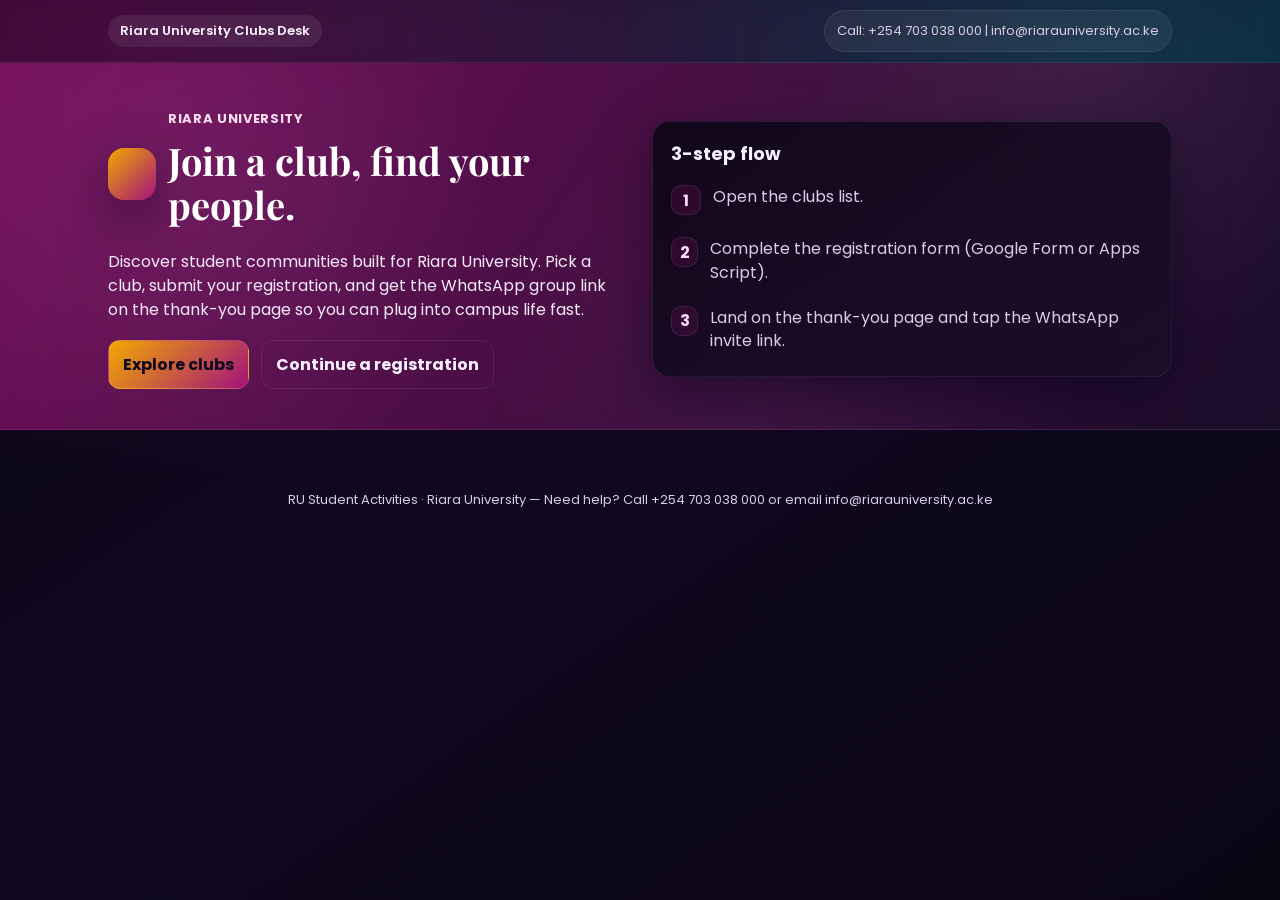
<file: frontend/index.html>
<!doctype html>
<html lang="en">
<head>
  <meta charset="utf-8"/>
  <meta name="viewport" content="width=device-width, initial-scale=1"/>
  <title>Riara University | Clubs & Registration</title>
  <link rel="preconnect" href="https://fonts.googleapis.com">
  <link rel="preconnect" href="https://fonts.gstatic.com" crossorigin>
  <link href="https://fonts.googleapis.com/css2?family=Poppins:wght@400;500;600;700&family=Playfair+Display:wght@600;700&display=swap" rel="stylesheet">
  <link rel="stylesheet" href="./assets/css/styles.css"/>
</head>
<body>
  <div class="page">
    <div class="topbar">
      <div class="inner">
        <span class="top-tag">Riara University Clubs Desk</span>
        <div class="pill">Call: +254 703 038 000 | info@riarauniversity.ac.ke</div>
      </div>
    </div>

    <header class="hero">
      <div class="container">
        <div class="hero-grid">
          <div>
            <div class="brand">
              <div class="logo" aria-hidden="true"></div>
              <div>
                <p class="eyebrow">Riara University</p>
                <h1>Join a club, find your people.</h1>
              </div>
            </div>
            <p class="subtitle">
              Discover student communities built for Riara University. Pick a club, submit your registration, and get the WhatsApp group link on the thank-you page so you can plug into campus life fast.
            </p>
            <div class="cta-row">
              <a class="btn primary" href="./clubs.html">Explore clubs</a>
              <a class="btn ghost" href="./club.html?club=amnesty-coc">Continue a registration</a>
            </div>
          </div>
          <div class="hero-card">
            <h3>3-step flow</h3>
            <ul class="step-list">
              <li class="step"><span class="badge">1</span><span>Open the clubs list.</span></li>
              <li class="step"><span class="badge">2</span><span>Complete the registration form (Google Form or Apps Script).</span></li>
              <li class="step"><span class="badge">3</span><span>Land on the thank-you page and tap the WhatsApp invite link.</span></li>
            </ul>
          </div>
        </div>
      </div>
    </header>

    <div class="container">
      <div class="footer">
        RU Student Activities · Riara University — Need help? Call +254 703 038 000 or email info@riarauniversity.ac.ke
      </div>
    </div>
  </div>
</body>
</html>
</file>
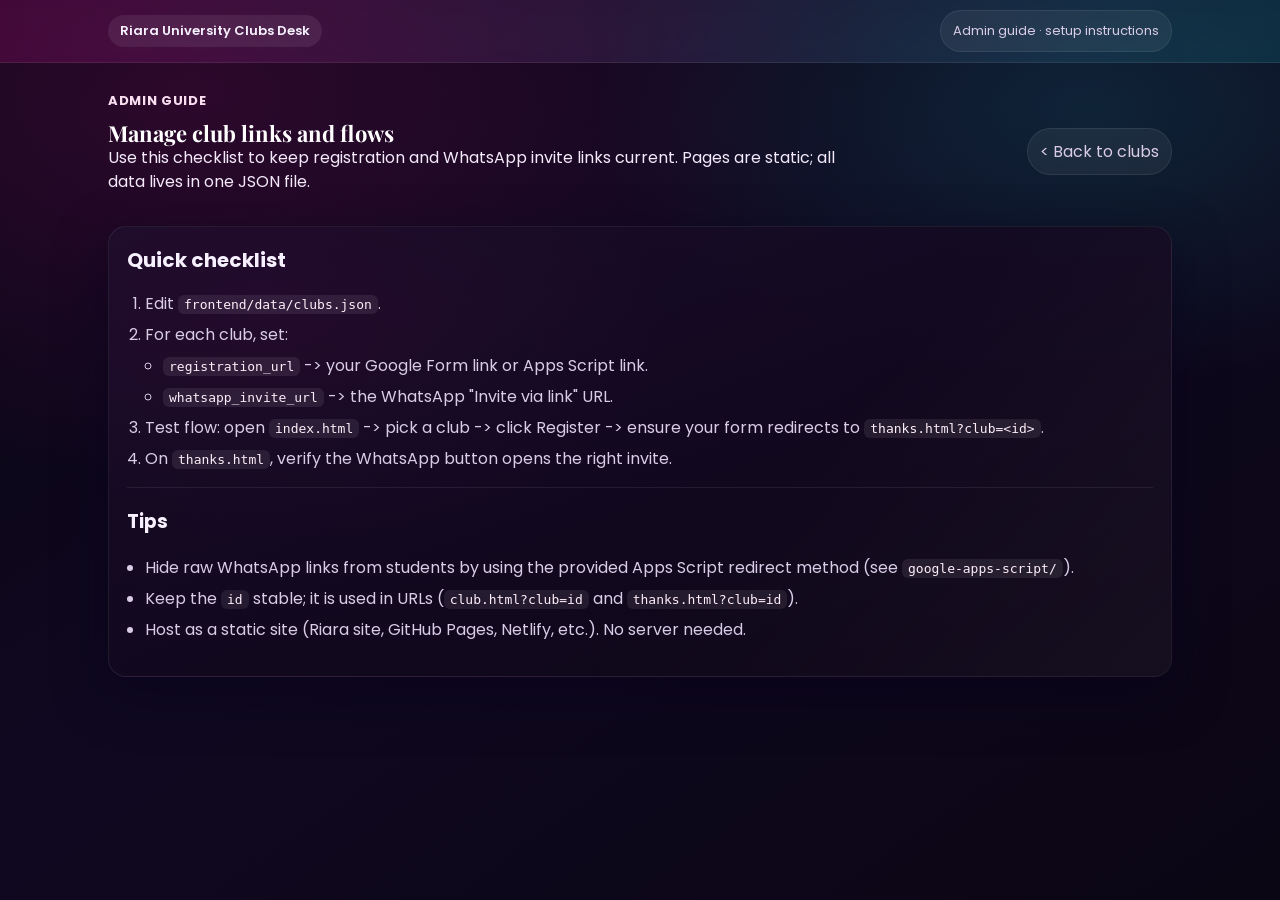
<file: frontend/admin.html>
<!doctype html>
<html lang="en">
<head>
  <meta charset="utf-8"/>
  <meta name="viewport" content="width=device-width, initial-scale=1"/>
  <title>Riara Clubs | Admin Guide</title>
  <link rel="preconnect" href="https://fonts.googleapis.com">
  <link rel="preconnect" href="https://fonts.gstatic.com" crossorigin>
  <link href="https://fonts.googleapis.com/css2?family=Poppins:wght@400;500;600;700&family=Playfair+Display:wght@600;700&display=swap" rel="stylesheet">
  <link rel="stylesheet" href="./assets/css/styles.css"/>
</head>
<body>
  <div class="page">
    <div class="topbar">
      <div class="inner">
        <span class="top-tag">Riara University Clubs Desk</span>
        <div class="pill">Admin guide · setup instructions</div>
      </div>
    </div>

    <main class="container">
      <div class="section-head">
        <div>
          <p class="eyebrow">Admin guide</p>
          <h1 class="section-title" style="margin:0">Manage club links and flows</h1>
          <p class="subtitle" style="max-width:760px">
            Use this checklist to keep registration and WhatsApp invite links current. Pages are static; all data lives in one JSON file.
          </p>
        </div>
        <a class="pill" href="./index.html">< Back to clubs</a>
      </div>

      <div class="card" style="grid-column: span 12;">
        <h2 style="margin-top:0">Quick checklist</h2>
        <ol>
          <li>Edit <code>frontend/data/clubs.json</code>.</li>
          <li>For each club, set:
            <ul>
              <li><code>registration_url</code> -> your Google Form link or Apps Script link.</li>
              <li><code>whatsapp_invite_url</code> -> the WhatsApp "Invite via link" URL.</li>
            </ul>
          </li>
          <li>Test flow: open <code>index.html</code> -> pick a club -> click Register -> ensure your form redirects to <code>thanks.html?club=&lt;id&gt;</code>.</li>
          <li>On <code>thanks.html</code>, verify the WhatsApp button opens the right invite.</li>
        </ol>

        <div class="hr"></div>

        <h3>Tips</h3>
        <ul>
          <li>Hide raw WhatsApp links from students by using the provided Apps Script redirect method (see <code>google-apps-script/</code>).</li>
          <li>Keep the <code>id</code> stable; it is used in URLs (<code>club.html?club=id</code> and <code>thanks.html?club=id</code>).</li>
          <li>Host as a static site (Riara site, GitHub Pages, Netlify, etc.). No server needed.</li>
        </ul>
      </div>
    </main>
  </div>
</body>
</html>
</file>
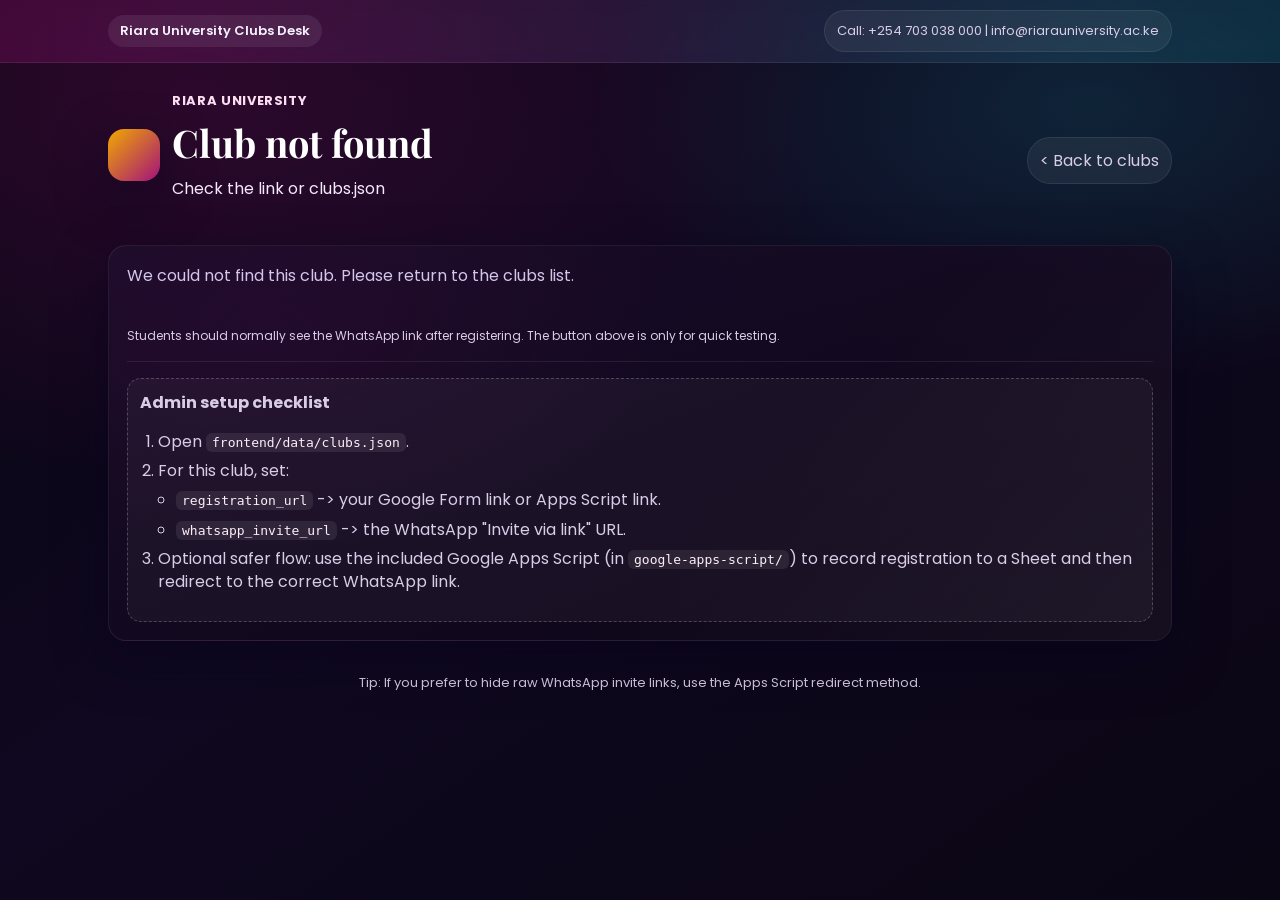
<file: frontend/club.html>
<!doctype html>
<html lang="en">
<head>
  <meta charset="utf-8"/>
  <meta name="viewport" content="width=device-width, initial-scale=1"/>
  <title>Riara Club</title>
  <link rel="preconnect" href="https://fonts.googleapis.com">
  <link rel="preconnect" href="https://fonts.gstatic.com" crossorigin>
  <link href="https://fonts.googleapis.com/css2?family=Poppins:wght@400;500;600;700&family=Playfair+Display:wght@600;700&display=swap" rel="stylesheet">
  <link rel="stylesheet" href="./assets/css/styles.css"/>
</head>
<body>
  <div class="page">
    <div class="topbar">
      <div class="inner">
        <span class="top-tag">Riara University Clubs Desk</span>
        <div class="pill">Call: +254 703 038 000 | info@riarauniversity.ac.ke</div>
      </div>
    </div>

    <main class="container">
      <div class="section-head">
        <div class="brand">
          <div class="logo" aria-hidden="true"></div>
          <div>
            <p class="eyebrow">Riara University</p>
            <h1 id="clubName">Club</h1>
            <p class="subtitle" id="clubTagline"></p>
          </div>
        </div>
        <a class="pill" href="./index.html">< Back to clubs</a>
      </div>

      <div class="card" style="grid-column: span 12;">
        <p class="desc" id="clubDesc"></p>
        <div class="meta" id="clubMeta"></div>

        <div class="btnrow">
          <a class="btn primary" id="registerBtn" href="#">Register now</a>
          <a class="btn secondary" id="whatsBtn" href="#" target="_blank" rel="noopener">WhatsApp link (admins)</a>
        </div>

        <p class="small" style="margin-top:10px">
          Students should normally see the WhatsApp link after registering. The button above is only for quick testing.
        </p>

        <div class="hr"></div>

        <div id="admin" class="notice">
          <b>Admin setup checklist</b>
          <ol>
            <li>Open <code>frontend/data/clubs.json</code>.</li>
            <li>For this club, set:
              <ul>
                <li><code>registration_url</code> -> your Google Form link or Apps Script link.</li>
                <li><code>whatsapp_invite_url</code> -> the WhatsApp "Invite via link" URL.</li>
              </ul>
            </li>
            <li>Optional safer flow: use the included Google Apps Script (in <code>google-apps-script/</code>) to record registration to a Sheet and then redirect to the correct WhatsApp link.</li>
          </ol>
        </div>
      </div>

      <div class="footer">Tip: If you prefer to hide raw WhatsApp invite links, use the Apps Script redirect method.</div>
    </main>
  </div>

<script src="./assets/js/app.js"></script>
<script>
(async () => {
  const clubs = await loadClubs();
  const map = byId(clubs);
  const clubId = getQueryParam('club');
  const club = map[clubId];

  if(!club){
    document.title = 'Club not found | Riara Clubs';
    document.getElementById('clubName').textContent = 'Club not found';
    document.getElementById('clubTagline').textContent = 'Check the link or clubs.json';
    document.getElementById('clubDesc').textContent = 'We could not find this club. Please return to the clubs list.';
    document.getElementById('registerBtn').style.display = 'none';
    document.getElementById('whatsBtn').style.display = 'none';
    return;
  }

  document.title = club.name + ' | Riara Clubs';
  document.getElementById('clubName').textContent = club.name;
  document.getElementById('clubTagline').textContent = club.tagline || '';
  document.getElementById('clubDesc').textContent = club.description || '';

  const meta = document.getElementById('clubMeta');
  meta.innerHTML = '';
  meta.appendChild(metaLine('T', club.meeting_time || 'Meeting time TBC'));
  meta.appendChild(metaLine('L', club.location || 'Location TBC'));
  meta.appendChild(metaLine('P', club.lead || 'Club Lead TBC'));
  meta.appendChild(metaLine('#', 'Club ID: ' + club.id));

  const reg = document.getElementById('registerBtn');
  reg.href = club.registration_url || '#';
  reg.textContent = 'Register for ' + club.name;

  const whats = document.getElementById('whatsBtn');
  whats.href = club.whatsapp_invite_url || '#';
})();
</script>
</body>
</html>
</file>
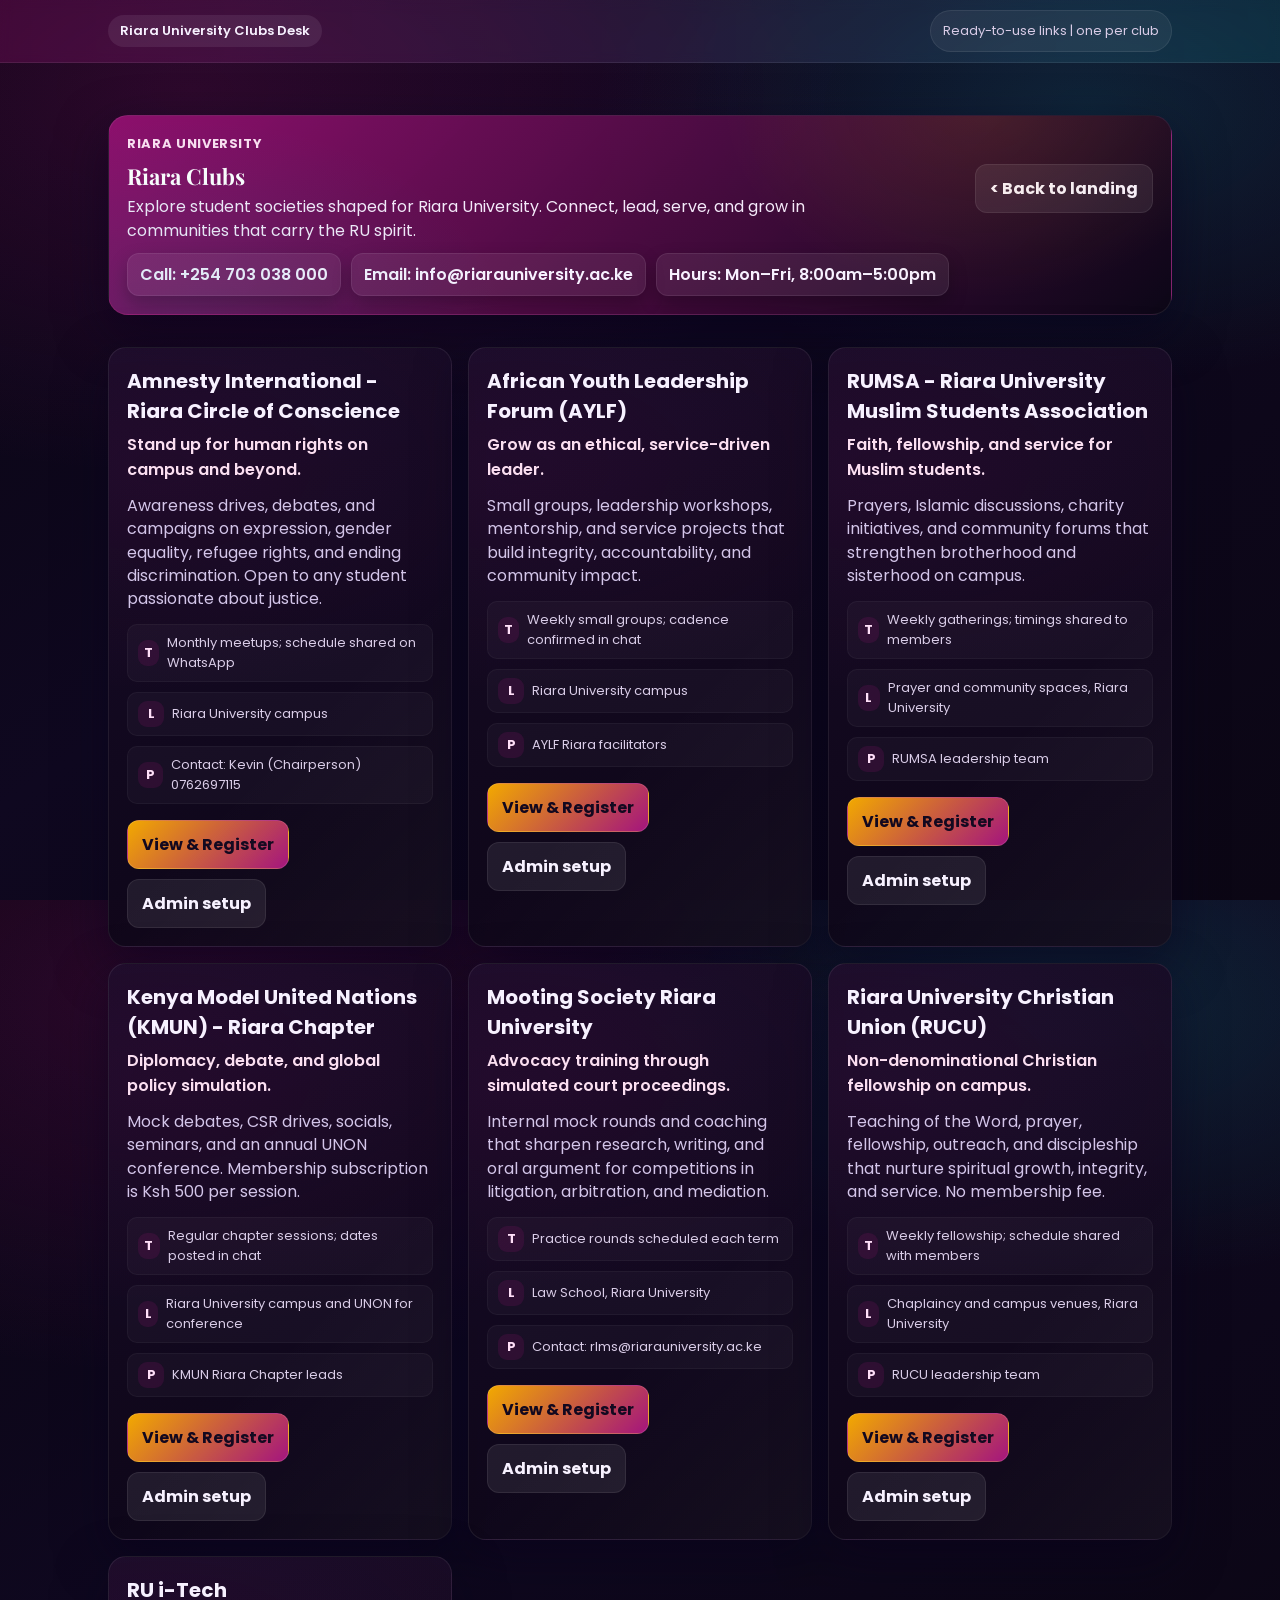
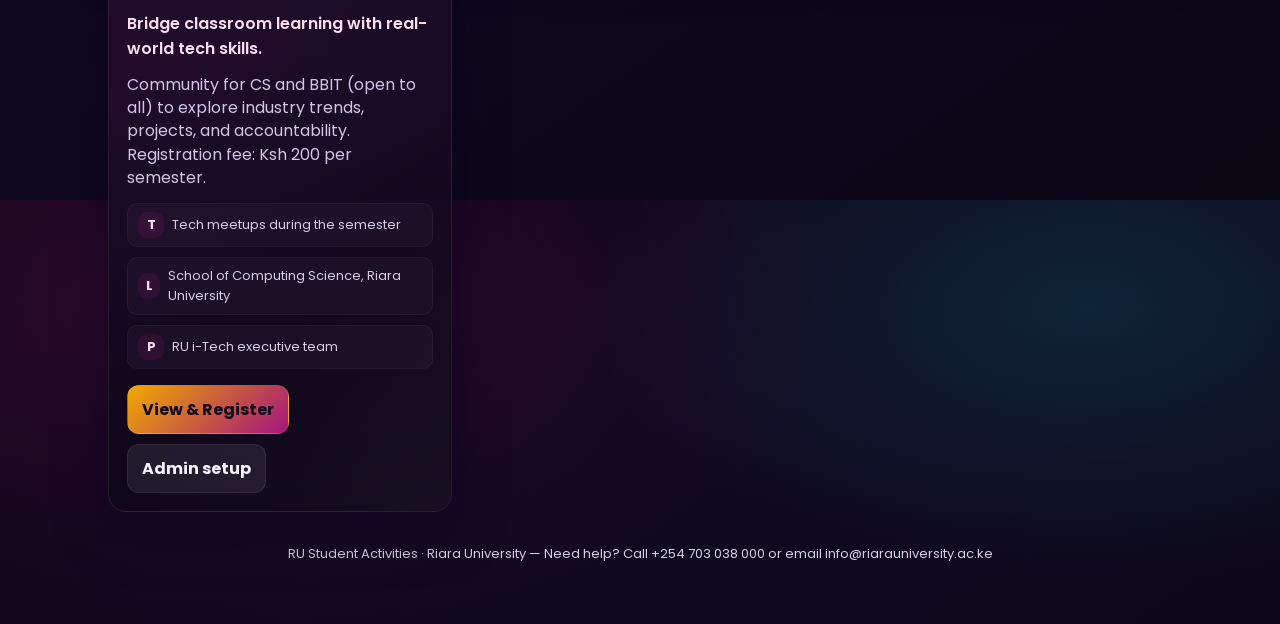
<file: frontend/clubs.html>
<!doctype html>
<html lang="en">
<head>
  <meta charset="utf-8"/>
  <meta name="viewport" content="width=device-width, initial-scale=1"/>
  <title>Riara Clubs | Browse & Register</title>
  <link rel="preconnect" href="https://fonts.googleapis.com">
  <link rel="preconnect" href="https://fonts.gstatic.com" crossorigin>
  <link href="https://fonts.googleapis.com/css2?family=Poppins:wght@400;500;600;700&family=Playfair+Display:wght@600;700&display=swap" rel="stylesheet">
  <link rel="stylesheet" href="./assets/css/styles.css"/>
</head>
<body>
  <div class="page">
    <div class="topbar">
      <div class="inner">
        <span class="top-tag">Riara University Clubs Desk</span>
        <div class="pill">Ready-to-use links | one per club</div>
      </div>
    </div>

    <main class="container">
      <div class="sub-hero">
        <div class="section-head" style="margin-bottom:10px;">
          <div>
            <p class="eyebrow">Riara University</p>
            <h1 class="section-title" style="margin:0">Riara Clubs</h1>
            <p class="subtitle" style="margin:6px 0 0; max-width:780px;">
              Explore student societies shaped for Riara University. Connect, lead, serve, and grow in communities that carry the RU spirit.
            </p>
          </div>
          <div class="btnrow">
            <a class="btn secondary" href="./index.html">< Back to landing</a>
          </div>
        </div>
        <div class="badge-row">
          <div class="chip">Call: +254 703 038 000</div>
          <div class="chip">Email: info@riarauniversity.ac.ke</div>
          <div class="chip">Hours: Mon–Fri, 8:00am–5:00pm</div>
        </div>
      </div>

      <div class="section-head">
        <div></div>
        <div class="btnrow"></div>
      </div>

      <div class="grid" id="clubGrid" aria-live="polite"></div>

      <div class="footer">
        RU Student Activities · Riara University — Need help? Call +254 703 038 000 or email info@riarauniversity.ac.ke
      </div>
    </main>
  </div>

<script src="./assets/js/app.js"></script>
<script>
(async () => {
  const clubs = await loadClubs();
  const grid = document.getElementById('clubGrid');

  clubs.forEach(club => {
    const card = el('div', {class: 'card'});
    card.appendChild(el('h2', {html: club.name}));
    card.appendChild(el('p', {class: 'tagline', html: club.tagline || ''}));
    card.appendChild(el('p', {class: 'desc', html: club.description || ''}));

    const meta = el('div', {class: 'meta'});
    meta.appendChild(metaLine('T', club.meeting_time || 'Meeting time TBC'));
    meta.appendChild(metaLine('L', club.location || 'Location TBC'));
    meta.appendChild(metaLine('P', club.lead || 'Club Lead TBC'));
    card.appendChild(meta);

    const row = el('div', {class: 'btnrow'});
    row.appendChild(el('a', {class: 'btn primary', href: './club.html?club=' + encodeURIComponent(club.id)}, [
      document.createTextNode('View & Register')
    ]));
    row.appendChild(el('a', {class: 'btn secondary', href: './club.html?club=' + encodeURIComponent(club.id) + '#admin'}, [
      document.createTextNode('Admin setup')
    ]));
    card.appendChild(row);

    grid.appendChild(card);
  });
})();
</script>
</body>
</html>
</file>
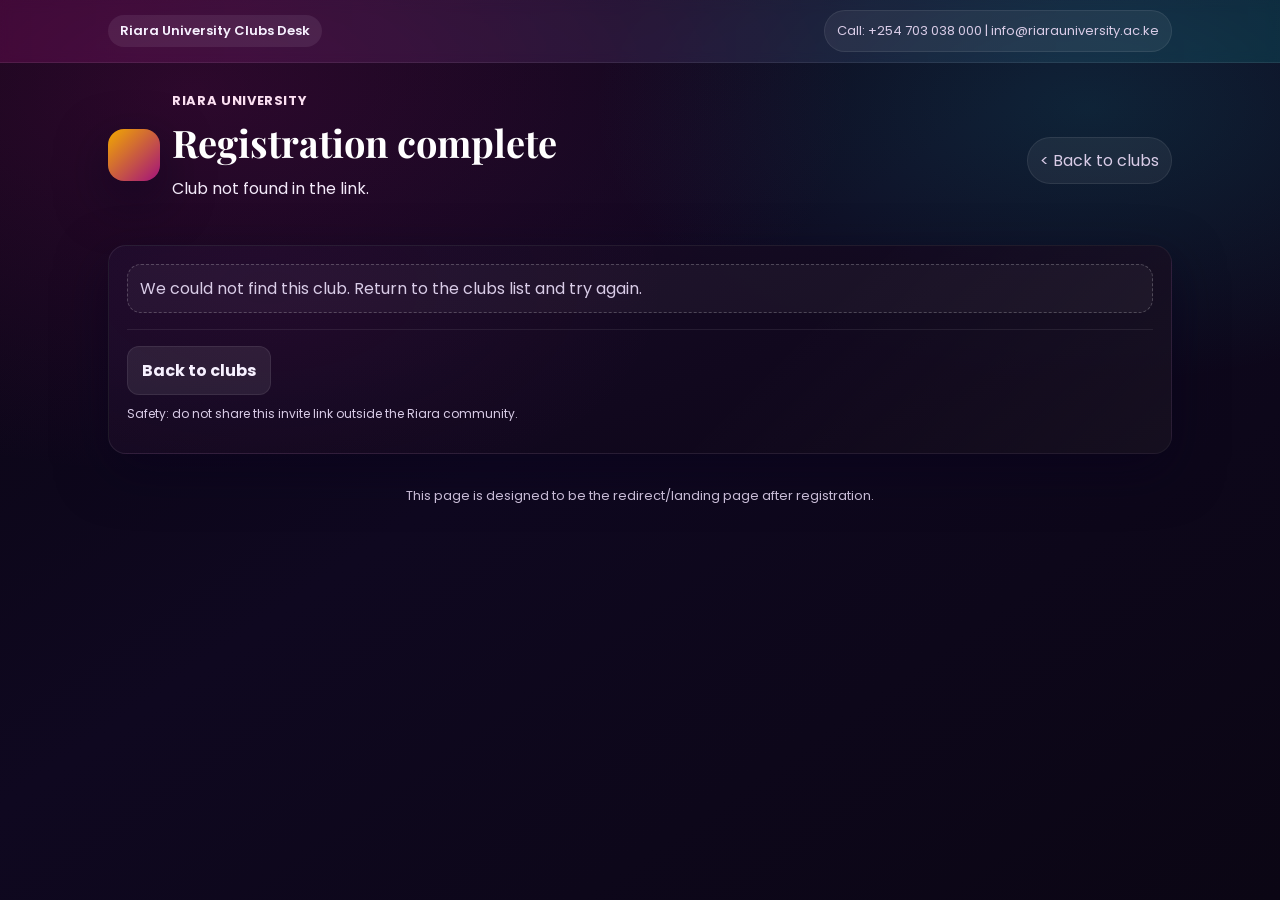
<file: frontend/thanks.html>
<!doctype html>
<html lang="en">
<head>
  <meta charset="utf-8"/>
  <meta name="viewport" content="width=device-width, initial-scale=1"/>
  <title>Registration complete</title>
  <link rel="preconnect" href="https://fonts.googleapis.com">
  <link rel="preconnect" href="https://fonts.gstatic.com" crossorigin>
  <link href="https://fonts.googleapis.com/css2?family=Poppins:wght@400;500;600;700&family=Playfair+Display:wght@600;700&display=swap" rel="stylesheet">
  <link rel="stylesheet" href="./assets/css/styles.css"/>
</head>
<body>
  <div class="page">
    <div class="topbar">
      <div class="inner">
        <span class="top-tag">Riara University Clubs Desk</span>
        <div class="pill">Call: +254 703 038 000 | info@riarauniversity.ac.ke</div>
      </div>
    </div>

    <main class="container">
      <div class="section-head">
        <div class="brand">
          <div class="logo" aria-hidden="true"></div>
          <div>
            <p class="eyebrow">Riara University</p>
            <h1 id="title">Registration complete</h1>
            <p class="subtitle" id="subtitle">You can now join the club WhatsApp group.</p>
          </div>
        </div>
        <a class="pill" href="./index.html">< Back to clubs</a>
      </div>

      <div class="card" style="grid-column: span 12;">
        <div class="notice" id="note">
          If you are seeing placeholder text, the admin has not added the WhatsApp invite link yet.
        </div>

        <div class="hr"></div>

        <div class="btnrow">
          <a class="btn success" id="joinBtn" href="#" target="_blank" rel="noopener">Join WhatsApp group</a>
          <a class="btn secondary" href="./index.html">Back to clubs</a>
        </div>

        <p class="small" style="margin-top:10px">
          Safety: do not share this invite link outside the Riara community.
        </p>
      </div>

      <div class="footer">This page is designed to be the redirect/landing page after registration.</div>
    </main>
  </div>

<script src="./assets/js/app.js"></script>
<script>
(async () => {
  const clubs = await loadClubs();
  const map = byId(clubs);
  const clubId = getQueryParam('club');
  const club = map[clubId];

  const title = document.getElementById('title');
  const subtitle = document.getElementById('subtitle');
  const joinBtn = document.getElementById('joinBtn');
  const note = document.getElementById('note');

  if(!club){
    title.textContent = 'Registration complete';
    subtitle.textContent = 'Club not found in the link.';
    joinBtn.style.display = 'none';
    note.textContent = 'We could not find this club. Return to the clubs list and try again.';
    return;
  }

  document.title = 'Registered: ' + club.name;
  title.textContent = 'Registered: ' + club.name;
  subtitle.textContent = 'Next step: join the WhatsApp group for ' + club.name + '.';

  if(club.whatsapp_invite_url && !club.whatsapp_invite_url.startsWith('REPLACE_')){
    joinBtn.href = club.whatsapp_invite_url;
    joinBtn.textContent = 'Join ' + club.name + ' on WhatsApp';
    note.textContent = 'Click below to join the WhatsApp group.';
  } else {
    joinBtn.href = '#';
    joinBtn.style.pointerEvents = 'none';
    joinBtn.style.opacity = '0.6';
    joinBtn.textContent = 'WhatsApp link not ready';
    note.textContent = 'WhatsApp link not configured yet. Please contact the club lead or try again later.';
  }
})();
</script>
</body>
</html>
</file>
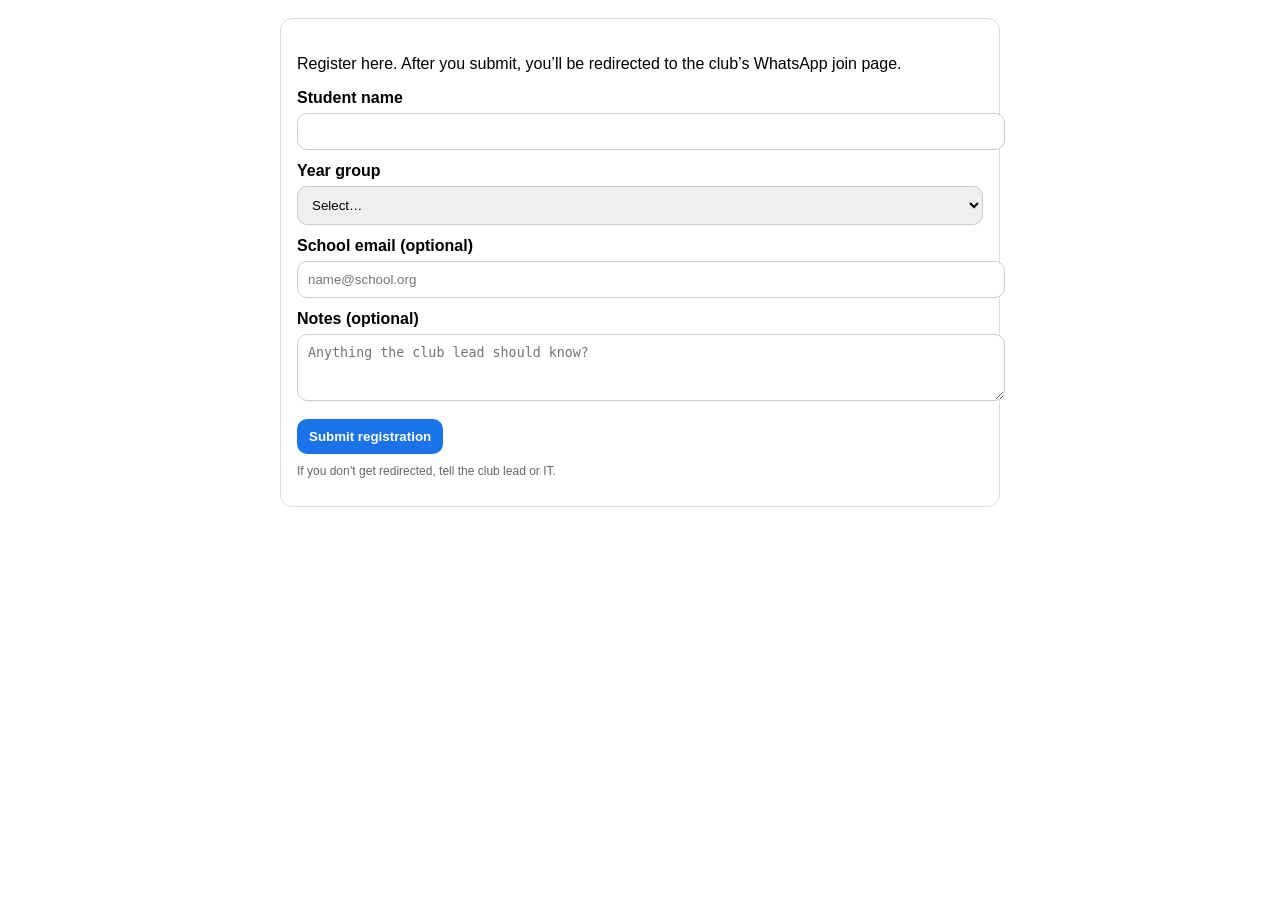
<file: google-apps-script/Form.html>
<!doctype html>
<html>
  <head>
    <base target="_top">
    <style>
      body{font-family:Arial,Helvetica,sans-serif; padding:18px; max-width:720px; margin:0 auto}
      .card{border:1px solid #ddd; border-radius:12px; padding:16px}
      label{display:block; margin:12px 0 6px; font-weight:600}
      input,select,textarea{width:100%; padding:10px; border:1px solid #ccc; border-radius:10px}
      button{margin-top:14px; padding:10px 12px; border:0; border-radius:10px; background:#1a73e8; color:white; font-weight:700; cursor:pointer}
      .muted{color:#666; font-size:12px; margin-top:10px}
    </style>
  </head>
  <body>
    <div class="card">
      <h2><?= clubName ?></h2>
      <p>Register here. After you submit, you’ll be redirected to the club’s WhatsApp join page.</p>

      <form method="post" action="<?= ScriptApp.getService().getUrl() ?>">
        <input type="hidden" name="clubId" value="<?= clubId ?>">

        <label>Student name</label>
        <input name="studentName" required>

        <label>Year group</label>
        <select name="yearGroup" required>
          <option value="">Select…</option>
          <option>Year 7</option>
          <option>Year 8</option>
          <option>Year 9</option>
          <option>Year 10</option>
          <option>Year 11</option>
          <option>Sixth Form</option>
        </select>

        <label>School email (optional)</label>
        <input name="email" type="email" placeholder="name@school.org">

        <label>Notes (optional)</label>
        <textarea name="notes" rows="3" placeholder="Anything the club lead should know?"></textarea>

        <button type="submit">Submit registration</button>

        <p class="muted">If you don’t get redirected, tell the club lead or IT.</p>
      </form>
    </div>
  </body>
</html>
</file>
<file: frontend/assets/css/styles.css>
:root{
  --primary:#a3127c;
  --primary-dark:#7e0f63;
  --accent:#f2a900;
  --teal:#0fa0a6;
  --ink:#0c0616;
  --card:#1a0d29;
  --panel:#12081f;
  --muted:#d9cce7;
  --text:#f7f1ff;
  --border:rgba(255,255,255,0.08);
  --shadow:0 18px 50px rgba(8,0,28,0.5);
  --radius:18px;
  --max:1100px;
  --font:'Poppins', 'DM Sans', system-ui, -apple-system, BlinkMacSystemFont, sans-serif;
  --display:'Playfair Display', 'Times New Roman', serif;
}

*{box-sizing:border-box}
html,body{height:100%}
body{
  margin:0;
  font-family:var(--font);
  background:
    radial-gradient(1200px 700px at 15% 10%, rgba(163,18,124,0.22), transparent 55%),
    radial-gradient(900px 500px at 85% 12%, rgba(15,160,166,0.18), transparent 55%),
    linear-gradient(145deg, #0a0512, #0f0820 45%, #0b0614);
  color:var(--text);
}

a{color:inherit; text-decoration:none}
.page{min-height:100vh; display:flex; flex-direction:column;}
.container{max-width:var(--max); margin:0 auto; padding:28px 18px 60px; width:100%}

.topbar{
  background: linear-gradient(90deg, rgba(163,18,124,0.26), rgba(15,160,166,0.18));
  border-bottom:1px solid var(--border);
  backdrop-filter: blur(6px);
}
.topbar .inner{
  max-width:var(--max);
  margin:0 auto;
  padding:10px 18px;
  display:flex;
  align-items:center;
  justify-content:space-between;
  gap:16px;
  flex-wrap:wrap;
  color:var(--muted);
  font-size:13px;
}
.badge-row{
  display:flex;
  gap:10px;
  flex-wrap:wrap;
}
.chip{
  display:inline-flex;
  align-items:center;
  gap:8px;
  padding:8px 12px;
  border-radius:12px;
  border:1px solid rgba(255,255,255,0.08);
  background: rgba(255,255,255,0.07);
  color:var(--text);
  font-weight:600;
  box-shadow:0 8px 18px rgba(0,0,0,0.25);
}
.top-tag{
  display:inline-flex;
  align-items:center;
  gap:8px;
  padding:6px 12px;
  border-radius:999px;
  background: rgba(255,255,255,0.08);
  color:var(--text);
  font-weight:600;
}

.hero{
  position:relative;
  overflow:hidden;
  border-bottom:1px solid var(--border);
  background:
    linear-gradient(120deg, rgba(163,18,124,0.65), rgba(26,13,41,0.9)),
    radial-gradient(650px 400px at 75% 20%, rgba(242,169,0,0.08), transparent 60%);
}
.hero::after{
  content:'';
  position:absolute; inset:-120px;
  background:
    radial-gradient(circle at 20% 40%, rgba(255,255,255,0.06), transparent 25%),
    radial-gradient(circle at 80% 20%, rgba(255,255,255,0.05), transparent 22%),
    radial-gradient(circle at 60% 70%, rgba(255,255,255,0.04), transparent 30%);
  pointer-events:none;
}
.hero .container{position:relative; z-index:1; padding-top:46px; padding-bottom:40px;}
.hero-grid{
  display:grid;
  grid-template-columns: repeat(auto-fit, minmax(300px, 1fr));
  gap:24px;
  align-items:center;
}
.brand{
  display:flex; gap:12px; align-items:center;
  margin-bottom:12px;
}
.logo{
  width:52px; height:52px; border-radius:16px;
  background: linear-gradient(135deg, #f2a900, #a3127c);
  box-shadow: var(--shadow);
}
.eyebrow{
  color:#fbdff1;
  letter-spacing:0.05em;
  text-transform:uppercase;
  font-weight:700;
  font-size:13px;
  margin:0 0 10px;
}
h1{
  font-family:var(--display);
  font-size:38px;
  margin:0 0 12px;
  color:#fff;
  line-height:1.15;
}
.subtitle{
  margin:0 0 18px;
  color:#f4eafa;
  line-height:1.5;
}
.cta-row{display:flex; gap:12px; flex-wrap:wrap; align-items:center;}
.pill{
  display:inline-flex; align-items:center; gap:8px;
  padding:10px 12px;
  border:1px solid var(--border);
  border-radius:999px;
  background: rgba(255,255,255,0.06);
  color:var(--muted);
}
.hero-card{
  background: linear-gradient(145deg, rgba(12,6,22,0.9), rgba(26,13,41,0.85));
  border:1px solid var(--border);
  border-radius:var(--radius);
  padding:18px;
  box-shadow: var(--shadow);
}
.hero-card h3{
  margin:0 0 12px;
  font-size:18px;
}
.step-list{
  list-style:none;
  padding:0; margin:0;
  display:flex; flex-direction:column; gap:10px;
}
.step{
  display:flex; gap:12px; align-items:flex-start;
  color:var(--muted);
  line-height:1.45;
}
.step .badge{
  width:30px; height:30px; border-radius:10px;
  display:inline-flex; align-items:center; justify-content:center;
  background: rgba(163,18,124,0.18);
  color:#f9d9ff; font-weight:700;
  border:1px solid var(--border);
}

.section-head{
  display:flex; align-items:center; justify-content:space-between; gap:14px; flex-wrap:wrap;
  margin-bottom:14px;
}
.section-title{
  font-size:22px; margin:0;
  font-family:var(--display);
}
.sub-hero{
  margin-top:24px;
  margin-bottom:18px;
  padding:18px;
  border-radius:20px;
  background: linear-gradient(135deg, rgba(163,18,124,0.82), rgba(12,6,22,0.92));
  border:1px solid rgba(255,255,255,0.08);
  box-shadow: var(--shadow);
  position:relative;
  overflow:hidden;
}
.sub-hero::after{
  content:'';
  position:absolute; inset:-40px;
  background:
    radial-gradient(400px 300px at 80% 10%, rgba(242,169,0,0.12), transparent 65%),
    radial-gradient(500px 320px at 10% 90%, rgba(15,160,166,0.12), transparent 65%);
  pointer-events:none;
}
.sub-hero h1{margin:0 0 6px;}
.sub-hero .subtitle{margin:0 0 12px;}
.notice{
  border:1px dashed rgba(255,255,255,0.22);
  background: rgba(255,255,255,0.04);
  border-radius:14px;
  padding:12px;
  color:var(--muted);
  line-height:1.45;
}

.grid{
  display:grid;
  grid-template-columns: repeat(auto-fit, minmax(280px, 1fr));
  gap:16px;
}
.card{
  padding:18px;
  border:1px solid var(--border);
  border-radius:var(--radius);
  background: radial-gradient(800px 450px at 15% 20%, rgba(163,18,124,0.08), transparent 50%),
              linear-gradient(160deg, rgba(26,13,41,0.9), rgba(12,6,22,0.9));
  box-shadow: var(--shadow);
  position:relative;
  overflow:hidden;
}
.card::after{
  content:'';
  position:absolute; inset:0;
  background: linear-gradient(135deg, transparent 60%, rgba(255,255,255,0.04));
  pointer-events:none;
}
.card h2{margin:0 0 6px; font-size:20px}
.card .tagline{color:#fbdff1; margin:0 0 12px; font-weight:600}
.card .desc{color:#e8daff; opacity:.9; margin:0 0 14px; line-height:1.45}

.meta{
  display:grid;
  grid-template-columns: repeat(auto-fit, minmax(180px, 1fr));
  gap:10px;
  color:var(--muted);
  font-size:13px;
  margin:0 0 16px;
}
.meta-line{
  display:flex;
  gap:8px;
  align-items:center;
  padding:8px 10px;
  border-radius:10px;
  background: rgba(255,255,255,0.03);
  border:1px solid rgba(255,255,255,0.04);
}
.meta-icon{
  width:26px; height:26px;
  border-radius:9px;
  display:inline-flex;
  align-items:center; justify-content:center;
  background: rgba(163,18,124,0.16);
  color:#ffdff8;
  font-weight:700;
}

.btnrow{display:flex; gap:10px; flex-wrap:wrap}
.btn{
  display:inline-flex; align-items:center; justify-content:center; gap:8px;
  padding:11px 14px;
  border-radius:12px;
  border:1px solid var(--border);
  background: rgba(11,8,18,.7);
  cursor:pointer;
  transition: transform .08s ease, border-color .12s ease, box-shadow .12s ease;
  font-weight:700;
  color:var(--text);
}
.btn:hover{transform: translateY(-1px); border-color: rgba(242,169,0,0.5); box-shadow:0 10px 24px rgba(0,0,0,0.25);}
.btn.primary{
  background: linear-gradient(135deg, #f2a900, #a3127c);
  border-color: rgba(255,255,255,0.12);
  color:#12081f;
}
.btn.secondary{
  background: rgba(255,255,255,0.08);
}
.btn.success{
  background: linear-gradient(135deg, #0fa0a6, #a3127c);
  border-color: rgba(255,255,255,0.12);
  color:#0c0517;
}
.btn.ghost{
  background: transparent;
}

.small{font-size:12px; color:var(--muted)}
.hr{height:1px; background:var(--border); margin:16px 0}
.footer{margin-top:32px; color:var(--muted); font-size:13px; text-align:center;}

code{background:rgba(255,255,255,0.08); padding:2px 6px; border-radius:6px; color:#ffeef9;}

ol, ul{padding-left:18px; color:var(--muted);}
ol li, ul li{margin:6px 0;}
</file>
